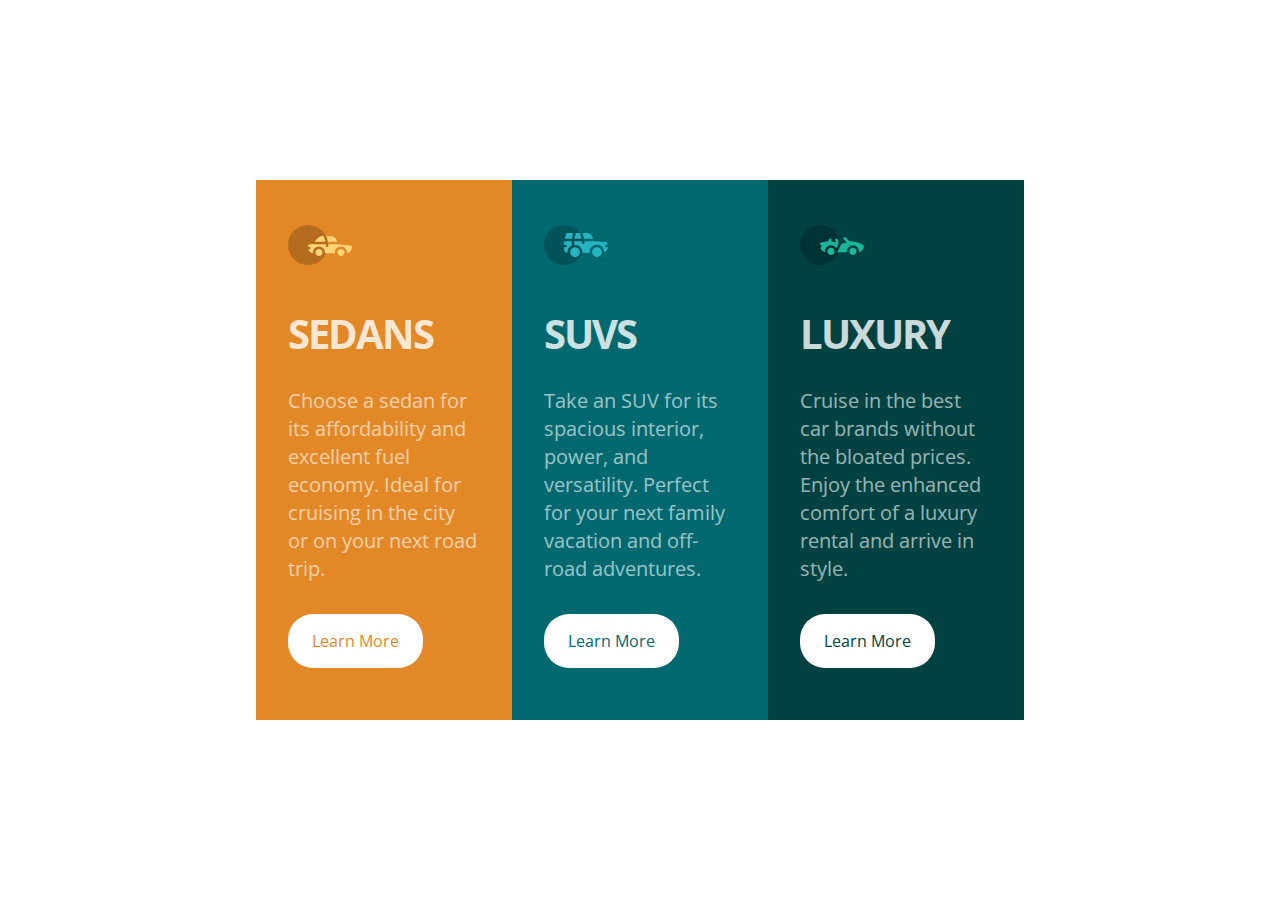
<file: 3-column-preview-card-component-main/index.html>
<!DOCTYPE html>
<html lang="en">
<head>
  <meta charset="UTF-8">
  <meta name="viewport" content="width=device-width, initial-scale=1.0"> <!-- displays site properly based on user's device -->

  <link rel="icon" type="image/png" sizes="32x32" href="./images/favicon-32x32.png">
  <link rel="stylesheet" href="style.css">

  <link rel="preconnect" href="https://fonts.googleapis.com">
  <link rel="preconnect" href="https://fonts.gstatic.com" crossorigin>
  <link href="https://fonts.googleapis.com/css2?family=Open+Sans:ital,wght@0,300..800;1,300..800&display=swap" rel="stylesheet">
  
  <title>Frontend Mentor | 3-column preview card component</title>

</head>
<body>
  <main>
    <section class="section-1">
        <div class="card-1">
          <img src="images/icon-sedans.svg" alt="icon">
          <h2>Sedans</h2>
          <p>Choose a sedan for its affordability and excellent fuel economy. Ideal for cruising in the city or on your next road trip.</p>
          <div><a href="#">Learn More</a></div>
        </div>
    </section>
    <section class="section-2">
      <div class="card-2">
        <img src="images/icon-suvs.svg" alt="icon">
        <h2>SUVs</h2>
        <p>Take an SUV for its spacious interior, power, and versatility. Perfect for your next family vacation and off-road adventures.</p>
        <div><a href="#">Learn More</a></div>
      </div>
    </section>
    <section class="section-3">
      <div class="card-3">
        <img src="images/icon-luxury.svg" alt="icon">
      <h2>Luxury</h2>
      <p>Cruise in the best car brands without the bloated prices. Enjoy the enhanced comfort of a luxury rental and arrive in style.</p>
      <div><a href="#">Learn More</a></div>
      </div>
    </section>
  </main>
</body>
</html>
</file>
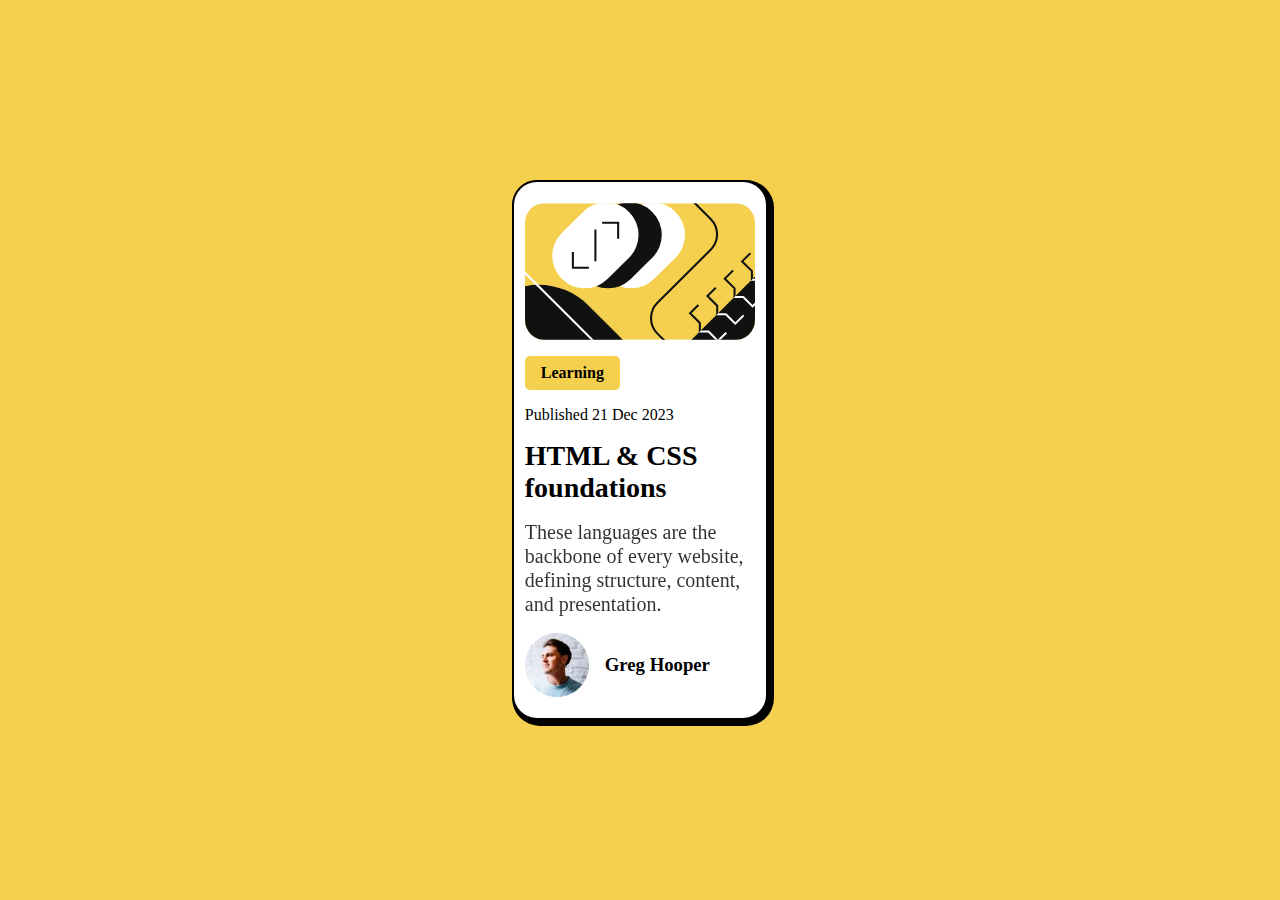
<file: blog-preview-card-main/index.html>
<!DOCTYPE html>
<html lang="en">
<head>
  <meta charset="UTF-8">
  <meta name="viewport" content="width=device-width, initial-scale=1.0"> <!-- displays site properly based on user's device -->
  <link rel="stylesheet" href="style.css">
  <link rel="stylesheet" media="(max-width:1100px)" href="tablet.css">
  <link rel="stylesheet" media="(max-width:500px)" href="mobile.css">
  <link rel="icon" type="image/png" sizes="32x32" href="./assets/images/favicon-32x32.png">

  
  <title>Frontend Mentor | Blog preview card</title>

  <!-- Feel free to remove these styles or customise in your own stylesheet 👍 -->
  <style>
    .attribution { font-size: 11px; text-align: center; }
    .attribution a { color: hsl(228, 45%, 44%); }
  </style>
</head>
<body>
  <main>
    <section>
      <img class="image-1" src="assets/images/illustration-article.svg" alt="image">
      <h2>Learning</h2>
      <p class="para-1">Published 21 Dec 2023</p>
      <h1>HTML & CSS foundations</h1>
      <p class="para-2">These languages are the backbone of every website, defining structure, content, and presentation.</p>
      <div class="footer">
        <img class="image-2" src="assets/images/image-avatar.webp" alt="image">
        <h3>Greg Hooper</h3>
      </div>
    </section>
  </main>
</body>
</html>
</file>
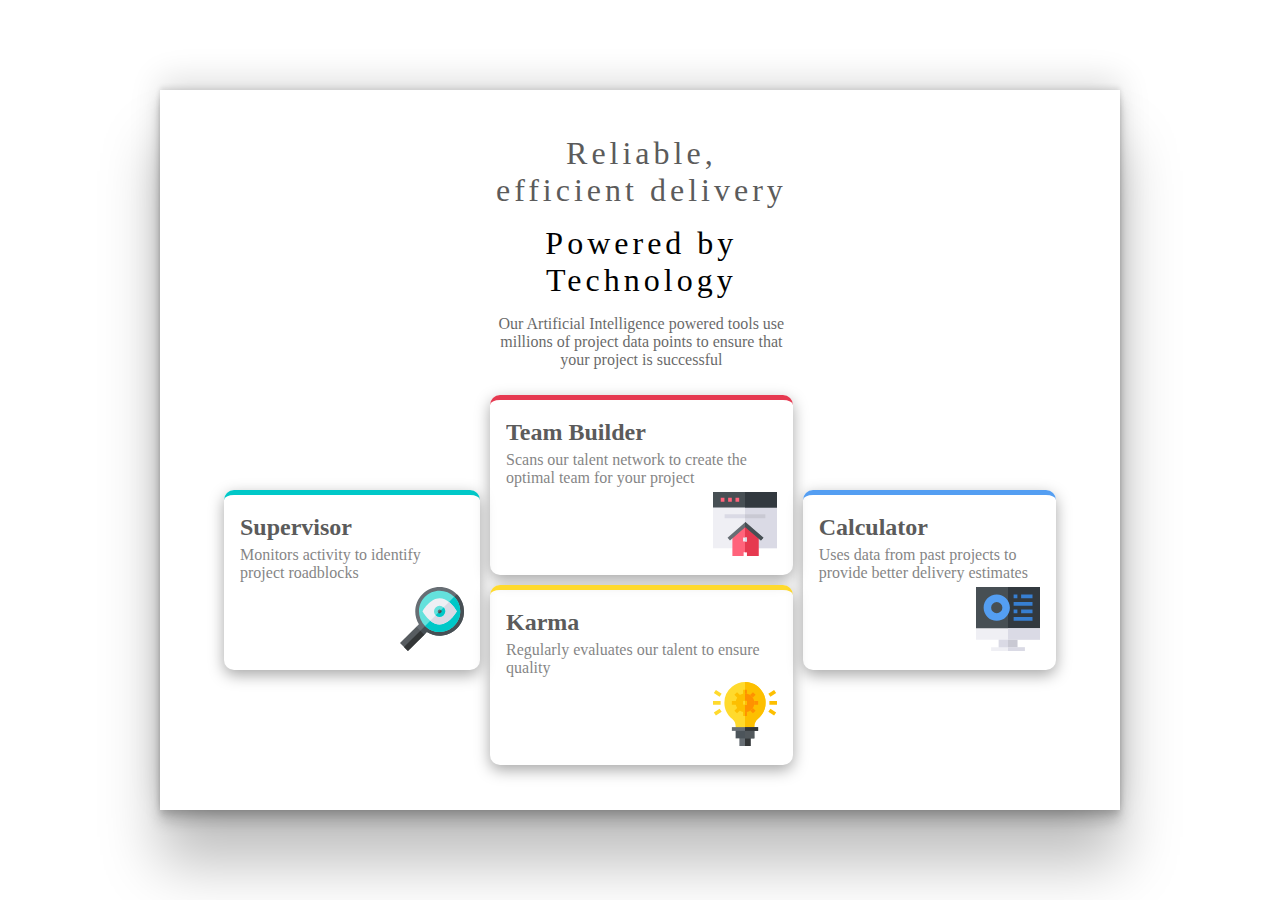
<file: four-card-feature-section-master/index.html>
<!DOCTYPE html>
<html lang="en">
<head>
  <meta charset="UTF-8">
  <meta name="viewport" content="width=device-width, initial-scale=1.0"> <!-- displays site properly based on user's device -->

  <link rel="icon" type="image/png" sizes="32x32" href="./images/favicon-32x32.png">
  <link rel="stylesheet" href="style.css">
  <link rel="stylesheet" media="(max-width:768px)" href="tablet.css">
  <link rel="stylesheet" media="(max-width:500px)" href="mobile.css">

  <title>Frontend Mentor | Four card feature section</title>
</head>
<body>
  <main>
    <div class="container">
      <section class="item-1">
        <h1 class="opa">Reliable, efficient delivery</h1>
        <h1>Powered by Technology</h1>
        <p>Our Artificial Intelligence powered tools use millions of project data points to ensure that your project is successful</p>
      </section>
      <section class="item-2">
        <h2>Supervisor</h2>
        <p>Monitors activity to identify project roadblocks</p>
        <img src="images/icon-supervisor.svg" alt="icon">
      </section>
      <section class="item-3">
        <h2>Team Builder</h2>
        <p>Scans our talent network to create the optimal team for your project</p>
        <img src="images/icon-team-builder.svg" alt="icon">
      </section>
      <section class="item-4">
        <h2>Karma</h2>
        <p>Regularly evaluates our talent to ensure quality</p>
        <img src="images/icon-karma.svg" alt="icon">
      </section>
      <section class="item-5">
        <h2>Calculator</h2>
        <p>Uses data from past projects to provide better delivery estimates</p>
        <img src="images/icon-calculator.svg" alt="icon">
      </section>
    </div>
  </main>
</body>
</html>
</file>
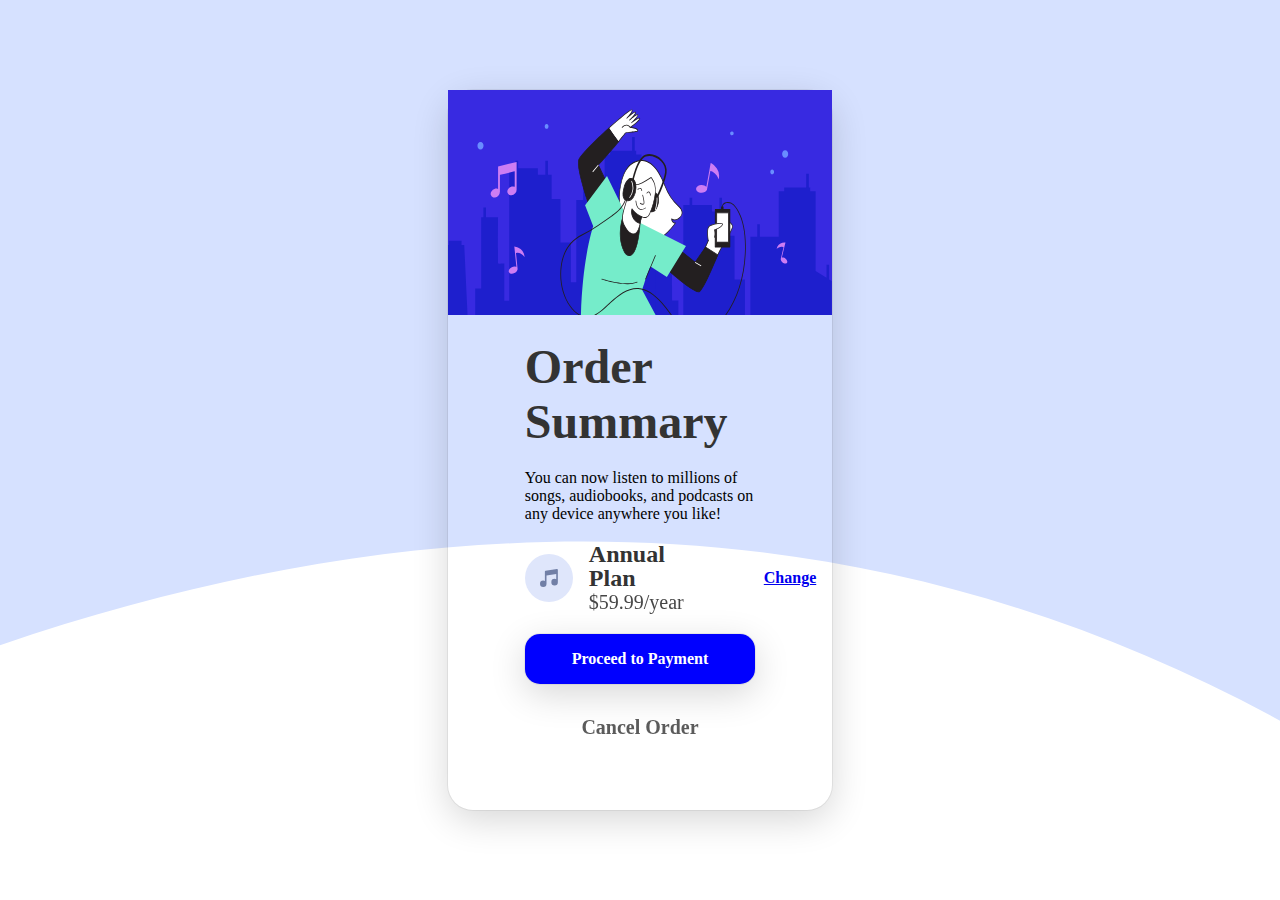
<file: order-summary-component-main/index.html>
<!DOCTYPE html>
<html lang="en">
<head>
  <meta charset="UTF-8">
  <meta name="viewport" content="width=device-width, initial-scale=1.0"> <!-- displays site properly based on user's device -->

  <link rel="icon" type="image/png" sizes="32x32" href="./images/favicon-32x32.png">
  <link rel="stylesheet" href="style.css">
  <link rel="stylesheet" media="(max-width:500px)" href="mobile.css">
  <link rel="stylesheet" media="(max-width:768px)" href="tablet.css">
  <title>Frontend Mentor | Order summary card</title>

</head>
<body>
  <main>
    <section class="item-1">
      <img src="images/illustration-hero.svg" alt="image">

    </section>
    <section class="item-2">
      <h1>Order Summary</h1>
      <p >You can now listen to millions of songs, audiobooks, and podcasts on any device anywhere you like!</p>
      <div class="div-1">
        <img src="images/icon-music.svg" alt="icon">
        <div class="div-2">
          <h3>Annual Plan</h3>
          <p>$59.99/year</p>
        </div>
        <a href="#">Change</a>
      </div>
    </section>
    <section class="item-3">
      <a class="btn" href="#">Proceed to Payment</a>
      <a class="link" href="#">Cancel Order</a>
    </section>
  </main>
</body>
</html>
</file>
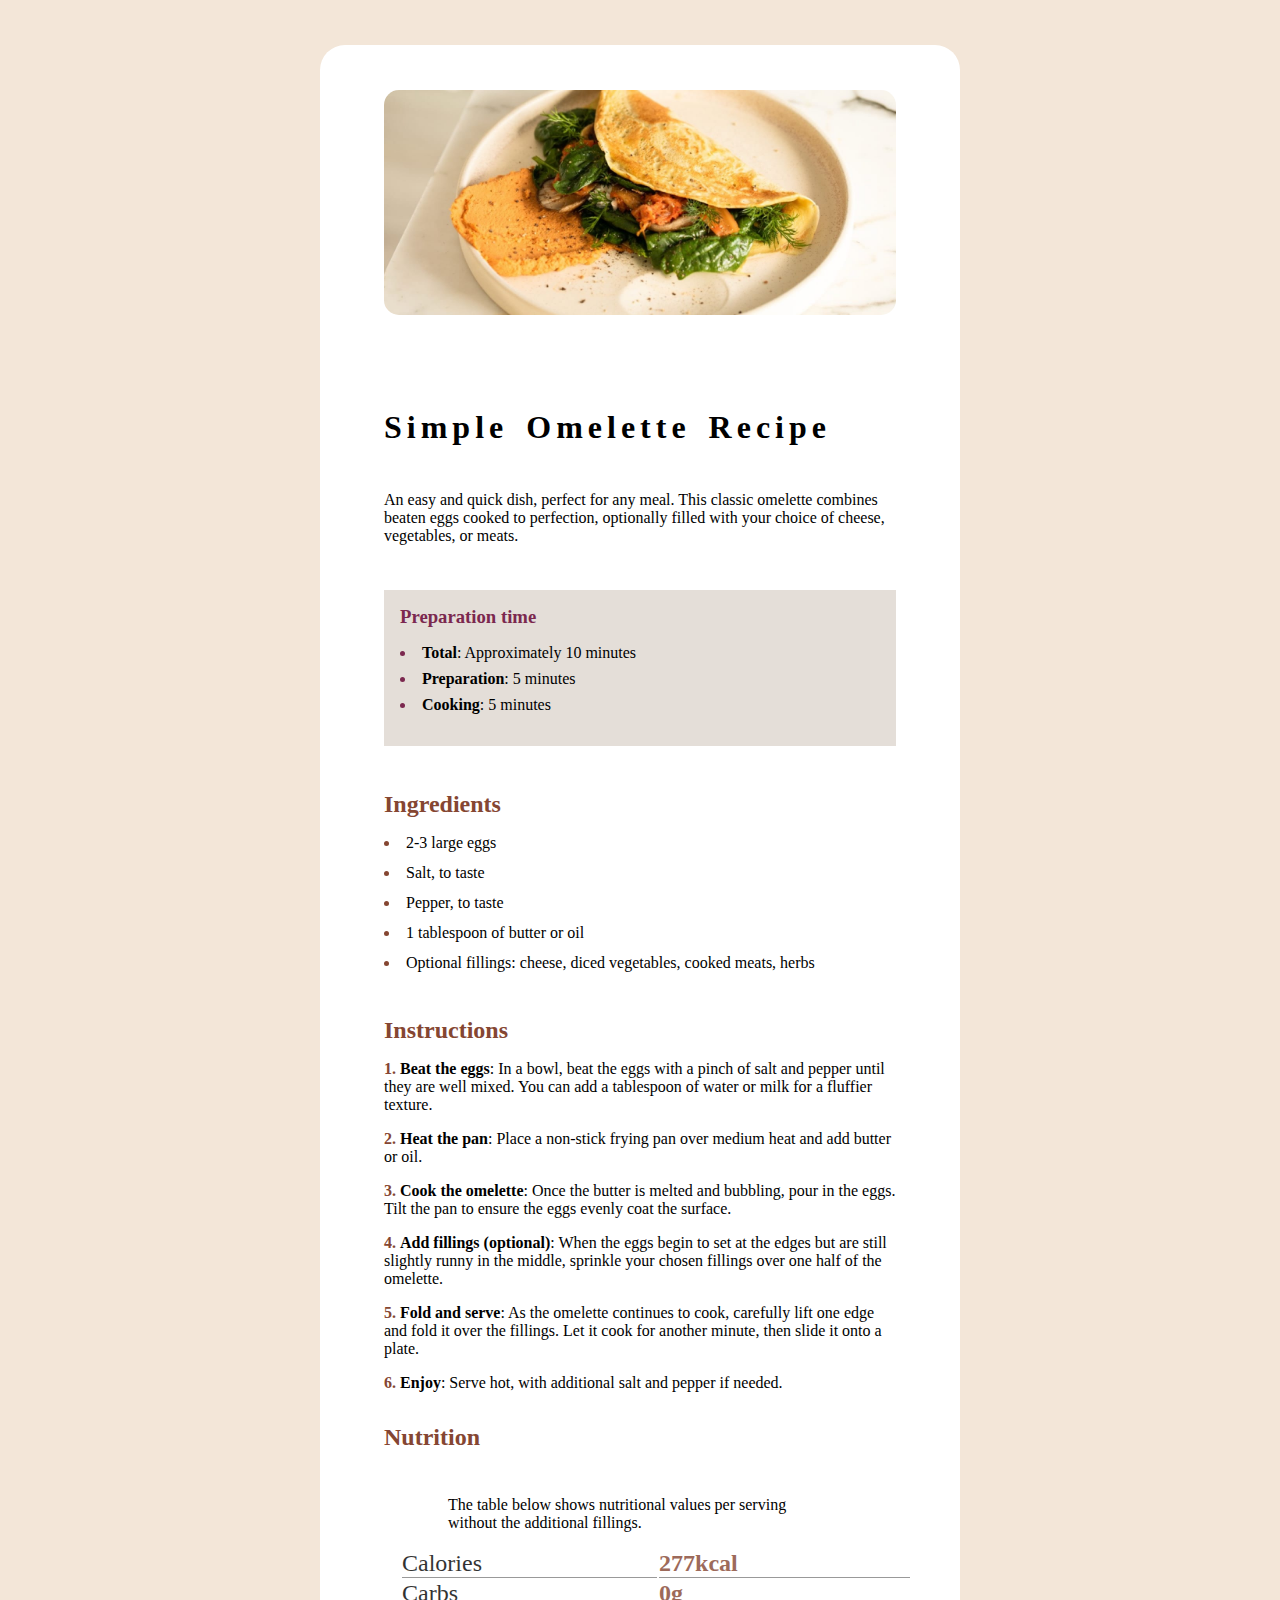
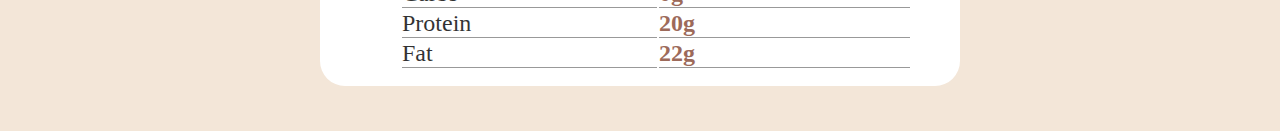
<file: recipe-page-main/index.html>
<!DOCTYPE html>
<html lang="en">
<head>
  <meta charset="UTF-8">
  <meta name="viewport" content="width=device-width, initial-scale=1.0"> <!-- displays site properly based on user's device -->
  <link rel="icon" type="image/png" sizes="32x32" href="./assets/images/favicon-32x32.png">
  <link rel="stylesheet" href="style.css">
  <link rel="stylesheet" href="mobile.css">
  <title>Frontend Mentor | Recipe page</title>
</head>
<body>

  <main>
    <div class="container">
      <section class="omlette">
        <div class="image">
          <img src="assets/images/image-omelette.jpeg" alt="omlette image">
          <h1 style="font-size: 2rem;word-spacing: 5px;letter-spacing: 5px;">Simple Omelette Recipe</h1>
          <p>An easy and quick dish, perfect for any meal. This classic omelette combines beaten eggs cooked to perfection, optionally filled with your choice of cheese, vegetables, or meats.</p>
        </div>
        <div class="preparation">
          <h3 style="color: hsl(332, 51%, 32%);">Preparation time</h3>
          <ul>
            <li><b>Total</b>: Approximately 10 minutes</li>
            <li><b>Preparation</b>: 5 minutes</li>
            <li><b>Cooking</b>: 5 minutes</li>
          </ul>
        </div>
        <div class="ingredients">
          <h2 style="color: hsl(14, 45%, 36%);">Ingredients</h2>
          <ul>
            <li>2-3 large eggs</li>
            <li>Salt, to taste</li>
            <li>Pepper, to taste</li>
            <li>1 tablespoon of butter or oil</li>
            <li>Optional fillings: cheese, diced vegetables, cooked meats, herbs</li>
          </ul>
        </div>
      </section>
      <section class="instruction">
        <h2 style="color: hsl(14, 45%, 36%);">Instructions</h2>
        <ol>
          <li><b>Beat the eggs</b>: In a bowl, beat the eggs with a pinch of salt and pepper until they are well mixed. You can add a tablespoon of water or milk for a fluffier texture.</li>
          <li><b>Heat the pan</b>: Place a non-stick frying pan over medium heat and add butter or oil.</li>
          <li><b>Cook the omelette</b>: Once the butter is melted and bubbling, pour in the eggs. Tilt the pan to ensure the eggs evenly coat the surface.</li>
          <li><b>Add fillings (optional)</b>: When the eggs begin to set at the edges but are still slightly runny in the middle, sprinkle your chosen fillings over one half of the omelette.</li>
          <li><b>Fold and serve</b>: As the omelette continues to cook, carefully lift one edge and fold it over the fillings. Let it cook for another minute, then slide it onto a plate.</li>
          <li><b>Enjoy</b>: Serve hot, with additional salt and pepper if needed.</li>
        </ol>
      </section>
      <section class="nutrition">
        <h2 style="color: hsl(14, 45%, 36%);">Nutrition</h2>
        <p>The table below shows nutritional values per serving without the additional fillings.</p>
        <table>
          <tr>
            <td>Calories</td>
            <td>277kcal</td>
          </tr>
          <tr>
            <td>Carbs</td>
            <td>0g</td>
          </tr>
          <tr>
            <td>Protein</td>
            <td>20g</td>
          </tr>
          <tr>
            <td>Fat</td>
            <td>22g</td>
          </tr>
        </table>
      </section>
    </div>
  </main>


  

  

  
  

  
  

  
  

  
  
  
  
</body>
</html>
</file>
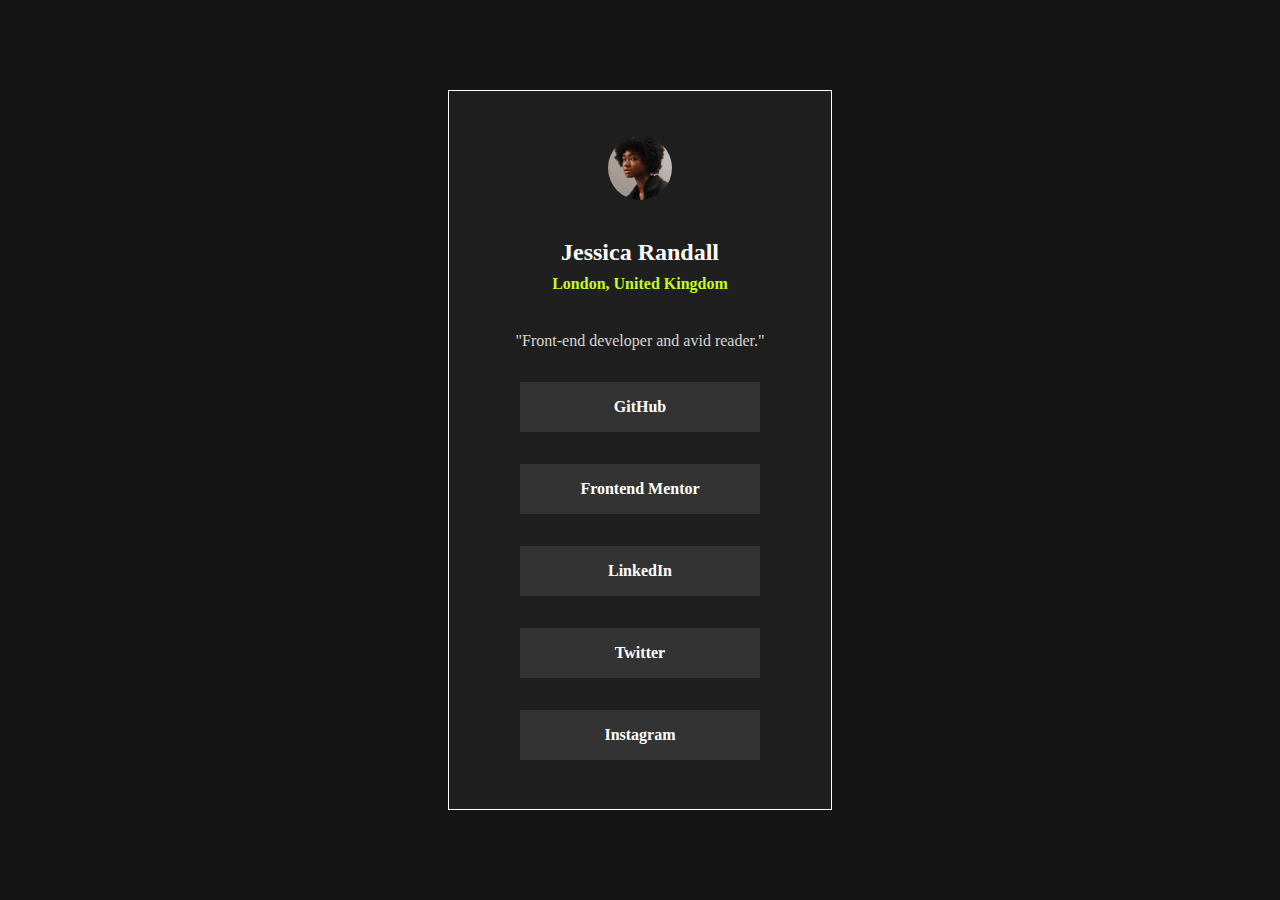
<file: social-links-profile-main/index.html>
<!DOCTYPE html>
<html lang="en">
<head>
  <meta charset="UTF-8">
  <meta name="viewport" content="width=device-width, initial-scale=1.0"> <!-- displays site properly based on user's device -->

  <link rel="icon" type="image/png" sizes="32x32" href="./assets/images/favicon-32x32.png">
  <link rel="stylesheet" href="style.css">
  <link rel="stylesheet" media="(max-width:820px)" href="tablet.css">
  <link rel="stylesheet" media="(max-width:376px)" href="mobile.css">
  <title>Frontend Mentor | Social links profile</title>

</head>
<body>
  <main>
    <section>
      <img src="assets/images/avatar-jessica.jpeg" alt="image">
      <div class="name">
        <h2>Jessica Randall</h2>
        <p class="para-1"><b>London, United Kingdom</b></p>
      </div>
      <p class="para-2">"Front-end developer and avid reader."</p>
      <ul>
        <li><a href="#">GitHub</a></li>
        <li><a href="#">Frontend Mentor</a></li>
        <li><a href="#">LinkedIn</a></li>
        <li><a href="#">Twitter</a></li>
        <li><a href="#">Instagram</a></li>
      </ul>
    </section>
  </main>
</body>
</html>
</file>
<file: 3-column-preview-card-component-main/style.css>
*{
    margin: 0;
    padding: 0;
    box-sizing: border-box;
}
html {
    font-family: "Open Sans", sans-serif;
}
main {
    width: 60vw;
    height: 60vh;
    margin: 20vh auto;
    display: flex;
    flex-direction: row;
    flex-wrap: nowrap;
}
section img {
    grid-row: 1/2;
}
section h2 {
    color: white;
    font-size: 2.5rem;
    opacity: 0.8;
    text-transform: uppercase;
    letter-spacing: -2px;
    grid-row: 2/3;
}

section p {
    font-size: 1.25rem;
    line-height: 1.75rem;
    opacity: 0.6;
    color: white;
    grid-row:3/4
}

section a {
    width: 60%;
    background-color: white;
    text-align: center;
    align-self: center;
    text-decoration: none;
    color:hsl(31, 77%, 52%);
    grid-row: 4/5;
    padding: 16px 24px;
    border-radius: 25px;

}

.section-1 {
    background-color:hsl(31, 77%, 52%) ;
    width: 33.33%;
}

.section-1 .card-1 {
    width: 75%;
    height: 90%;
    margin: 5vh auto;
    display: grid;
    grid-template-rows: 1fr 1fr 3fr 1fr;
}

.section-2 {
    width: 33.33%;
    background-color:hsl(184, 100%, 22%) ;
}
.section-2 .card-2 {
    width: 75%;
    height: 90%;
    margin: 5vh auto;
    display: grid;
    grid-template-rows: 1fr 1fr 3fr 1fr;
}

.section-2 .card-2 div a {
    color:hsl(184, 100%, 22%) ;
}

.section-3 {
    width: 33.33%;
    background-color:hsl(179, 100%, 13%) ;
}
.section-3 .card-3 {
    width: 75%;
    height: 90%;
    margin: 5vh auto;
    display: grid;
    grid-template-rows: 1fr 1fr 3fr 1fr;
}

.section-3 .card-3 div a {
    color:hsl(179, 100%, 13%) ;
}

@media (max-width:1200px) {
    html {
        font-size: 13px;
    }

    section a {
        padding: 12px 16px;
    }

    main {
    width: 65vw;
    height: 60vh;
    margin: 20vh auto;
}
}

@media (max-width:768px) {
    main {
    width: 75vw;
    height: 60vh;
    margin: 20vh auto;
}
html {
        font-size: 12px;
    }
    section a {
        padding: 10px 14px;
    }
section p {
    font-size: 1rem;
    line-height: 1.75rem;
    opacity: 0.6;
    color: white;
    grid-row:3/4
}
section h2 {
    font-size: 2rem;
}
}

@media (max-height:768px) {
    html {
        font-size: 12px;
    }
    section a {
        padding: 10px 14px;
    }
}

@media (max-width:500px) {
    main {
    width: 75vw;
    height: 95vh;
    margin: 2.5vh auto;
    flex-direction: column;
}

main .section-1 {
    width: 75%;
    margin: 0 auto;
}
main .section-2 {
    width: 75%;
    margin: 0 auto;
}
main .section-3 {
    width: 75%;
    margin: 0 auto;
}
html {
        font-size: 14px;
    }
section a {
        padding: 10px 14px;
    }
}
</file>
<file: blog-preview-card-main/style.css>
* {
    margin: 0;
    padding: 0;
    box-sizing: border-box;
}

body {
    background: hsl(47, 88%, 63%);
}

main {
    width: 20vw;
    height: 60vh;
    border-radius: 25px;
    margin: 20vh auto;
    background: hsl(0, 0%, 100%);
    display: flex;
    flex-direction: column;
    align-items: center;
    justify-content: center;
    border: 2px solid black;
    -webkit-box-shadow: 3px 3px 0px 3px #000000; 
    box-shadow: 3px 3px 0px 3px #000000;
}

main section {
    width: 18vw;
    height: 55vh;
    display: flex;
    flex-direction: column;
    justify-content:space-between ;
}

main section .image-1 {
    border-radius: 20px;
}

main section h2 {
    background-color: hsl(47, 88%, 63%);
    width:max-content;
    padding: 0.5rem 1rem;
    border-radius: 5px;
    font-size: 1rem;
    font-weight: bolder;
}

main section .para-1 {
    font-weight: 500;
}

main section h1 {
    font-size: 1.75rem;
    font-weight: bolder;
}

main section .para-2 {
    opacity: 0.8;
    font-size: 1.25rem;
    line-height: 1.50rem
}

main section .footer {
    display: flex;
    align-items: center;
}

main section .footer .image-2 {
    margin-right: 1rem;
}

main section .footer h3 {
    font-weight: bolder;
}
</file>
<file: blog-preview-card-main/tablet.css>
html {
    font-size: 12px;
}
main {
    width: 70vw;
    height: 60vh;
    border-radius: 25px;
    margin: 20vh auto;
    background: hsl(0, 0%, 100%);
    display: flex;
    flex-direction: column;
    align-items: center;
    justify-content: center;
    border: 2px solid black;
    -webkit-box-shadow: 3px 3px 0px 3px #000000; 
    box-shadow: 3px 3px 0px 3px #000000;
}

main section {
    width: 65vw;
    height: 57vh;
    display: flex;
    flex-direction: column;
    justify-content:space-between ;
}

@media (max-width:1024px ) {
    main {
    width: 60vw;
    height: 100vh;
    border-radius: 25px;
    margin: 2.5vh auto;
    background: hsl(0, 0%, 100%);
    display: flex;
    flex-direction: column;
    align-items: center;
    justify-content: center;
    border: 2px solid black;
    -webkit-box-shadow: 3px 3px 0px 3px #000000; 
    box-shadow: 3px 3px 0px 3px #000000;
}

main section {
    width: 55vw;
    height: 95vh;
    display: flex;
    flex-direction: column;
    justify-content:space-between ;
}

}
@media  (max-width:1024px ) {
    main {
    width: 60vw;
    height: 100vh;
    border-radius: 25px;
    margin: 2.5vh auto;
    background: hsl(0, 0%, 100%);
    display: flex;
    flex-direction: column;
    align-items: center;
    justify-content: center;
    border: 2px solid black;
    -webkit-box-shadow: 3px 3px 0px 3px #000000; 
    box-shadow: 3px 3px 0px 3px #000000;
}

main section {
    width: 55vw;
    height: 95vh;
    display: flex;
    flex-direction: column;
    justify-content:space-between ;
}

}) {
    main {
    width: 60vw;
    height: 100vh;
    border-radius: 25px;
    margin: 2.5vh auto;
    background: hsl(0, 0%, 100%);
    display: flex;
    flex-direction: column;
    align-items: center;
    justify-content: center;
    border: 2px solid black;
    -webkit-box-shadow: 3px 3px 0px 3px #000000; 
    box-shadow: 3px 3px 0px 3px #000000;
}

main section {
    width: 55vw;
    height: 95vh;
    display: flex;
    flex-direction: column;
    justify-content:space-between ;
}

}
</file>
<file: blog-preview-card-main/mobile.css>
html {
    font-size: 10px;
}
main {
    width: 70vw;
    height: 60vh;
    border-radius: 25px;
    margin: 20vh auto;
    background: hsl(0, 0%, 100%);
    display: flex;
    flex-direction: column;
    align-items: center;
    justify-content: center;
    border: 2px solid black;
    -webkit-box-shadow: 3px 3px 0px 3px #000000; 
    box-shadow: 3px 3px 0px 3px #000000;
}

main section {
    width: 65vw;
    height: 57vh;
    display: flex;
    flex-direction: column;
    justify-content:space-between ;
}
</file>
<file: four-card-feature-section-master/style.css>
* {
    margin: 0;
    padding: 0;
    box-sizing: border-box;
}

main {
    width: 75vw;
    min-height: 80vh;
    margin: 10vh  auto;
    box-shadow: rgba(0, 0, 0, 0.25) 0px 54px 55px, rgba(0, 0, 0, 0.12) 0px -12px 30px, rgba(0, 0, 0, 0.12) 0px 4px 6px, rgba(0, 0, 0, 0.17) 0px 12px 13px, rgba(0, 0, 0, 0.09) 0px -3px 5px;
    display: flex;
    align-items:center ;
    justify-content: center;
}

main .container {
    width: 65vw;
    min-height: 70vh;
    display: grid;
    grid-template-columns: repeat(3,minmax(0.5fr,1fr));
    grid-template-rows: repeat(6,minmax(0.5fr,1fr));
    gap: 10px;
    justify-items: stretch;
    /* grid-template-columns: repeat(auto-fit,minmax(200px,1fr)) ; */
}
/* item-1 */ 
main .container .item-1 {
    grid-column: 2/3;
    grid-row: 1/3;
    text-align: center;
}

main .container .item-1 h1 {
    margin-bottom: 1rem;
    font-weight: 500;
    letter-spacing: 4px;
}

main .container .item-1 .opa {
    color: #333;
    opacity: 0.8;
}
main .container .item-1 p {
    font-size: 1rem;
    opacity: 0.6;
}
/* item-2  */

main .container .item-2 {
    border-top: 5px solid rgb(0,200,200) ;
    border-radius: 10px;
    box-shadow: rgba(0, 0, 0, 0.35) 0px 5px 15px;
    grid-row: 4/6;
    grid-column: 1/2;
    display: flex;
    flex-direction: column;
    flex-wrap: wrap;
    justify-content:space-around;
    align-items: flex-start;
    padding: 1rem;
}

main .container .item-2 img {
    align-self: flex-end;
}
main .container .item-2 h2 {
    color: #333;
    opacity: 0.8;
}

main .container .item-2 p {
    color: #333;
    opacity: 0.6;
}


/* item-3*/ 
main .container .item-3 {
    border-top: 5px solid rgb(230,57,80) ;
    border-radius: 10px;
    box-shadow: rgba(0, 0, 0, 0.35) 0px 5px 15px;
    grid-column: 2/3;
    grid-row: 3/5;
    display: flex;
    flex-direction: column;
    flex-wrap: wrap;
    justify-content:space-around;
    align-items: flex-start;
    padding: 1rem;
    
}
main .container .item-3 img {
    align-self: flex-end;
}
main .container .item-3 h2 {
    color: #333;
    opacity: 0.8;
}

main .container .item-3 p {
    color: #333;
    opacity: 0.6;
}

/* item-4 */

main .container .item-4 {
    border-top: 5px solid rgb(255,218,45) ;
    border-radius: 10px;
    box-shadow: rgba(0, 0, 0, 0.35) 0px 5px 15px;
    grid-column: 2/3;
    grid-row: 5/7;
    display: flex;
    flex-direction: column;
    flex-wrap: wrap;
    justify-content:space-around;
    align-items: flex-start;
    padding: 1rem;
    
}

main .container .item-4 img {
    align-self: flex-end;
}
main .container .item-4 h2 {
    color: #333;
    opacity: 0.8;
}

main .container .item-4 p {
    color: #333;
    opacity: 0.6;
}


/* item-5 */ 
main .container .item-5 {
    border-top: 5px solid rgb(84,158,242) ;
    border-radius: 10px;
    box-shadow: rgba(0, 0, 0, 0.35) 0px 5px 15px;
    grid-column: 3/4;
    grid-row: 4/6;
    display: flex;
    flex-direction: column;
    flex-wrap: wrap;
    justify-content:space-around;
    align-items: flex-start;
    padding: 1rem;
}

main .container .item-5 img {
    align-self: flex-end;
}
main .container .item-5 h2 {
    color: #333;
    opacity: 0.8;
}

main .container .item-5 p {
    color: #333;
    opacity: 0.6;
}
</file>
<file: four-card-feature-section-master/tablet.css>
html {
    font-size: 12px;
}
</file>
<file: four-card-feature-section-master/mobile.css>
main {
    width: 80vw;
    height: 100vh;
}
main .container {
    width: 70%;
    height: 100vh;
    display: grid;
    grid-template-columns: repeat(1,1fr);
    grid-template-rows: repeat(5,1fr);
    justify-items: stretch;
    gap: 20px;
    /* grid-template-columns: repeat(auto-fit,minmax(200px,1fr)) ; */
}
html { 
    font-size: 10px;
}
main .container .item-1 {
    grid-column: 1/2;
    grid-row: 1/2;
    text-align: center;
    margin-top: 1rem;
    
}

main .container .item-2 {
    border-top: 5px solid rgb(0,200,200) ;
    border-radius: 10px;
    box-shadow: rgba(100, 100, 111, 0.2) 0px 7px 29px 0px;
    grid-column: 1/2;
    grid-row: 2/3;
    
}

main .container .item-3 {
    border-top: 5px solid rgb(230,57,80) ;
    border-radius: 10px;
    box-shadow: rgba(100, 100, 111, 0.2) 0px 7px 29px 0px;
    grid-column: 1/2;
    grid-row: 3/4;
}

main .container .item-4 {
    border-top: 5px solid rgb(255,218,45) ;
    border-radius: 10px;
    box-shadow: rgba(100, 100, 111, 0.2) 0px 7px 29px 0px;
    grid-column: 1/2;
    grid-row: 4/5;
  
    
}

main .container .item-5 {
    border-top: 5px solid rgb(84,158,242) ;
    border-radius: 10px;
    box-shadow: rgba(100, 100, 111, 0.2) 0px 7px 29px 0px;
    grid-column: 1/2;
    grid-row: 5/6;
}

main .container img {
    width: 64px;
    height: 32px;
}
</file>
<file: order-summary-component-main/style.css>
* {
    margin: 0;
    padding: 0;
    box-sizing: border-box;
}

body {
    background-image: url(images/pattern-background-desktop.svg);
    background-repeat: no-repeat;
    background-attachment: fixed;
    background-size: cover;
    background-position: 100% 100%;
}

main {
    width: 30vw;
    height: 80vh;
    margin: 10vh auto;
    box-shadow: rgba(0, 0, 0, 0.16) 0px 10px 36px 0px, rgba(0, 0, 0, 0.06) 0px 0px 0px 1px;
    border-radius: 25px;
}

main .item-1 img {
    width: 100%;
    height: 25vh;
}

main .item-2 {
    width: 60%;
    height: 35vh;
    margin: 0 auto;
    display: flex;
    flex-direction: column;
    justify-content: space-evenly;
    align-items: center;
}

main .item-2 h1 {
    color: #333;
    font-size: 3rem;

}


main .item-2 .div-1 {
    width: 100%;
    display: flex;
    justify-content: space-around;
    align-items: center;
}

main .item-2 .div-1 img {
    flex-grow: 1;
    margin-right: 1rem;
}
main .item-2 .div-1 .div-2 {
    flex-grow: 1;
    line-height: 1.5rem;
}

main .item-2 .div-1 .div-2 h3 {
    color: #333;
    font-size: 1.5rem;
}
main .item-2 .div-1 .div-2 p {
    color: #333;
    font-size: 1.25rem;
    opacity: 0.9;
}
main .item-2 .div-1 a {
    flex-grow: 3;
    margin-left: 5rem;
    font-weight: 700;

}

main .item-3 {
    display: flex;
    flex-direction: column;
    align-items: center;
    justify-content: space-evenly;
}

main .item-3 .btn {
    background-color: blue;
    color: white;
    width: 60%;
    outline: 0;
    padding: 1rem;
    border-radius: 15px;
    text-align: center;
    text-decoration: none;
    font-weight: 700;
    margin-bottom: 2rem;
    box-shadow: rgba(0, 0, 0, 0.16) 0px 10px 36px 0px, rgba(0, 0, 0, 0.06) 0px 0px 0px 1px;
}

main .item-3 .link {
    color: #333;
    text-decoration: none;
    font-size: 1.25rem;
    opacity: 0.8;
    font-weight: 700;
}
</file>
<file: order-summary-component-main/mobile.css>
html {
    font-size: 10px;
}

main {
    width: 70vw;
    height: 80vh;
    margin: 10vh auto;
    box-shadow: rgba(0, 0, 0, 0.16) 0px 10px 36px 0px, rgba(0, 0, 0, 0.06) 0px 0px 0px 1px;
    border-radius: 25px;
}

main .item-2 .div-1 a {
    margin-left: 0.5rem;
    flex-grow: 0;
    font-weight: 700;
}

main .item-3 .btn {
    background-color: blue;
    color: white;
    width: 60%;
    outline: 0;
    padding: 0.5rem;
    border-radius: 15px;
    text-align: center;
    text-decoration: none;
    font-weight: 700;
    margin-bottom: 2rem;
    margin-top: 2rem;
    box-shadow: rgba(0, 0, 0, 0.16) 0px 10px 36px 0px, rgba(0, 0, 0, 0.06) 0px 0px 0px 1px;
}

main .item-2 .div-1 img {
    flex-grow: 1;
    margin-right: 0.5rem;
}
main .item-2 .div-1 .div-2 h3 {
    color: #333;
    font-size: 1rem;
}
</file>
<file: order-summary-component-main/tablet.css>
html {
    font-size: 14px;
}

main {
    width: 70vw;
    height: 80vh;
    margin: 10vh auto;
    box-shadow: rgba(0, 0, 0, 0.16) 0px 10px 36px 0px, rgba(0, 0, 0, 0.06) 0px 0px 0px 1px;
    border-radius: 25px;
}

main .item-2 .div-1 a {
    flex-grow: 2;
    margin-left: 1rem;
    font-weight: 700;
}
</file>
<file: recipe-page-main/style.css>
* {
    margin: 0;
    padding: 0;
    box-sizing: border-box;
}

body {
    background: hsl(30, 54%, 90%);
}

.container {
    background-color: hsl(0, 0%, 100%);
    width: 50vw;
    min-height: 80vh;
    margin: 5vh auto 5vh auto;
    display: flex;
    flex-direction: column;
    justify-content: space-around;
    border-radius: 25px;
}

.container .omlette .image img {
    width: 40vw;
    height: 25vh;
    border-radius: 15px;
    
}

.container .omlette .image img,h1,p {
    margin-bottom: 1rem;
    margin: 5vh 5vw ;
}
.container .omlette .preparation h3,ul {
    margin-bottom: 1rem;
   
}
.container .omlette .preparation {
    background-color: hsl(30, 18%, 87%);
    padding: 1rem;
    margin-bottom: 0.5rem;
     margin: 5vh 5vw ;
}
.container .omlette .preparation ul li {
    margin-bottom: 0.5rem;
    list-style-position: inside;
}
.container .omlette .preparation ul li::marker {
    color:hsl(332, 51%, 32%);
}
/* ingredients */ 
.container .omlette .ingredients {
    margin: 5vh 5vw ;
}
.container .omlette .ingredients h2 {
    margin-top: 2rem;
}
.container .omlette .ingredients h2,ul {
    margin-bottom: 1rem;
    list-style-position: inside;
}
.container .omlette .ingredients ul li {
    margin-bottom: 0.75rem;
}

.container .omlette .ingredients ul li::marker {
    color: hsl(14, 45%, 36%);
}

/* insruction */ 

.container .instruction {
    margin-left: 5vw;
    margin-right: 5vw;
}
.container .instruction h2,ol {
    margin-bottom: 1rem;
    list-style-position: inside;
}

.container .instruction ol li {
    margin-bottom: 1rem;
}
.container .instruction ol li::marker {
    color: hsl(14, 45%, 36%);
    font-weight: 700;
}

/* nutrition */ 

.container .nutrition {
    margin-left: 5vw;
    margin-right: 5vw;
}

.container .nutrition h2 {
    margin-top: 1rem;
    
}

.container .nutrition h2,p,table {
    margin-bottom: 1rem;
}

.container .nutrition table {
    width: 40vw;
    margin-left: 1rem;
}

.container .nutrition table tr td {
    margin-bottom: 1rem;
    border-bottom: 1px solid grey;
    font-size: 1.5rem;
    opacity: 0.8;
    font-weight: 100;
}
.container .nutrition table tr td:nth-child(2) {
    color:hsl(14, 45%, 36%);
    font-weight: bolder;
}
</file>
<file: recipe-page-main/mobile.css>
@media(max-width:376px) {
    .container {
    background-color: hsl(0, 0%, 100%);
    width: 100vw;
    min-height: 100vh;
    display: flex;
    flex-direction: column;
    justify-content: space-around;
    border-radius: 0px;
    margin: 0 0;
    }

.container .omlette .image img {
    width: 100vw;
    height: 25vh;
    border-radius: 0px;
    margin: 0 0;
}
}
</file>
<file: social-links-profile-main/style.css>
* {
    margin: 0;
    padding: 0;
    box-sizing: border-box;
    list-style-type: none;
    text-decoration: none;
}

body {
    background: hsl(0, 0%, 8%);
}

main {
    width: 30vw;
    height: 80vh;
    border: 1px solid white;
    margin: 10vh auto;
    background: hsl(0, 0%, 12%);
}

main section {
    width: 25vw;
    min-height: 70vh;
    margin: 5vh auto;
    text-align: center;
}

main section img {
    width: 20%;
    min-height: 20%;
    border-radius: 100%;
    margin-bottom: 2rem;
}

main section .name {
    margin-bottom: 2rem;
    line-height: 2rem;
    font-weight: bolder;
}

main section .name h2 {
    color: hsl(0, 0%, 100%);
}

main section .name .para-1 {
    color: hsl(75, 94%, 57%);
}

main section .para-2{
    margin-bottom: 2rem;
    color: hsl(0, 0%, 100%);
    opacity: 0.8;
}

main section ul li{
    width: 75%;
    background:hsl(0, 0%, 20%) ;
    padding: 1rem 0.5rem;
    margin: 0 auto 2rem auto;
}

main section ul li a {
    color:hsl(0, 0%, 100%);
    font-weight: bolder;
}
</file>
<file: social-links-profile-main/tablet.css>
* {
    margin: 0;
    padding: 0;
    box-sizing: border-box;
    list-style-type: none;
    text-decoration: none;
}

body {
    background: hsl(0, 0%, 8%);
}

main {
    width: 60vw;
    height: 80vh;
    border: 1px solid white;
    margin: 10vh auto;
    background: hsl(0, 0%, 12%);
}

main section {
    width: 50vw;
    min-height: 70vh;
    margin: 5vh auto;
    text-align: center;
}

main section img {
    width: 20%;
    min-height: 20%;
    border-radius: 100%;
    margin-bottom: 2rem;
}

main section .name {
    margin-bottom: 2rem;
    line-height: 2rem;
    font-weight: bolder;
}

main section .name h2 {
    color: hsl(0, 0%, 100%);
}

main section .name .para-1 {
    color: hsl(75, 94%, 57%);
}

main section .para-2{
    margin-bottom: 2rem;
    color: hsl(0, 0%, 100%);
    opacity: 0.8;
}

main section ul li{
    width: 75%;
    background:hsl(0, 0%, 20%) ;
    padding: 1rem 0.5rem;
    margin: 0 auto 2rem auto;
}

main section ul li a {
    color:hsl(0, 0%, 100%);
    font-weight: bolder;
}
</file>
<file: social-links-profile-main/mobile.css>
html {
    font-size: 12px;
}
* {
    margin: 0;
    padding: 0;
    box-sizing: border-box;
    list-style-type: none;
    text-decoration: none;
}

body {
    background: hsl(0, 0%, 8%);
}

main {
    width: 60vw;
    height: 80vh;
    border: 1px solid white;
    margin: 10vh auto;
    background: hsl(0, 0%, 12%);
}

main section {
    width: 50vw;
    min-height: 70vh;
    margin: 5vh auto;
    text-align: center;
}

main section img {
    width: 40%;
    min-height: 40%;
    border-radius: 100%;
    margin-bottom: 2rem;
}

main section .name {
    margin-bottom: 2rem;
    line-height: 2rem;
    font-weight: bolder;
}

main section .name h2 {
    color: hsl(0, 0%, 100%);
}

main section .name .para-1 {
    color: hsl(75, 94%, 57%);
}

main section .para-2{
    margin-bottom: 2rem;
    color: hsl(0, 0%, 100%);
    opacity: 0.8;
}

main section ul li{
    width: 75%;
    background:hsl(0, 0%, 20%) ;
    padding: 1rem 0.5rem;
    margin: 0 auto 1.5rem auto;
}

main section ul li a {
    color:hsl(0, 0%, 100%);
    font-weight: bolder;
}
</file>
